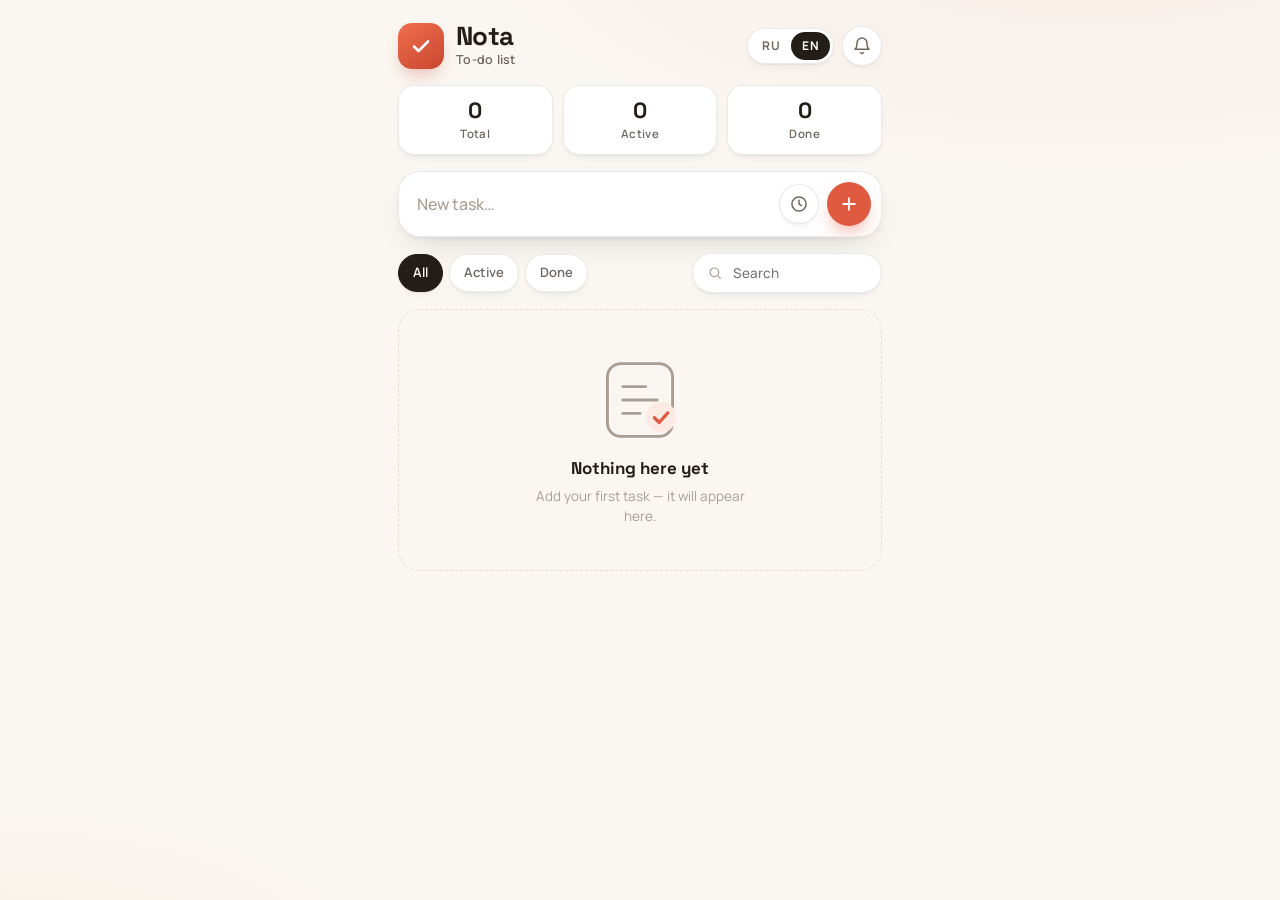
<file: docs/index.html>
<!DOCTYPE html>
<html lang="ru">
<head>
  <meta charset="UTF-8" />
  <meta name="viewport" content="width=device-width, initial-scale=1.0, viewport-fit=cover" />
  <title>Nota — список задач</title>
  <meta name="description" content="Nota — компактный PWA-список задач с напоминаниями. Работает офлайн, данные хранятся локально." />
  <meta name="theme-color" content="#faf7f2" />
  <link rel="manifest" href="./manifest.webmanifest" />
  <link rel="icon" href="./icons/favicon.svg" type="image/svg+xml" />
  <link rel="apple-touch-icon" href="./icons/apple-touch-icon.png" />
  <meta name="apple-mobile-web-app-capable" content="yes" />
  <meta name="apple-mobile-web-app-status-bar-style" content="default" />
  <link rel="preconnect" href="https://fonts.googleapis.com" />
  <link rel="preconnect" href="https://fonts.gstatic.com" crossorigin />
  <link href="https://fonts.googleapis.com/css2?family=Manrope:wght@400;500;600;700&family=Space+Grotesk:wght@500;600;700&display=swap" rel="stylesheet" />
  <link rel="stylesheet" href="./styles.css" />
</head>
<body>
  <div class="app">

    <!-- ===== Header ===== -->
    <header class="header">
      <div class="brand">
        <span class="brand__logo" aria-hidden="true">
          <svg viewBox="0 0 24 24" fill="none"><path d="M5 12.5l4.5 4.5L19 7.5" stroke="currentColor" stroke-width="2.6" stroke-linecap="round" stroke-linejoin="round"/></svg>
        </span>
        <div class="brand__text">
          <h1 class="brand__name">Nota</h1>
          <p class="brand__tag" data-i18n="tagline">Список задач</p>
        </div>
      </div>
      <div class="header__actions">
        <div class="lang-switch" role="group" aria-label="Язык / Language">
          <button type="button" class="lang-switch__btn is-active" data-lang="ru">RU</button>
          <button type="button" class="lang-switch__btn" data-lang="en">EN</button>
        </div>
        <button type="button" id="bellBtn" class="icon-btn" data-i18n-title="notif_enable" data-i18n-aria="notif_enable" title="Включить напоминания">
          <svg viewBox="0 0 24 24" fill="none" aria-hidden="true"><path d="M18 8.5a6 6 0 1 0-12 0c0 6-2.5 7.5-2.5 7.5h17S18 14.5 18 8.5" stroke="currentColor" stroke-width="1.8" stroke-linecap="round" stroke-linejoin="round"/><path d="M13.7 20a2 2 0 0 1-3.4 0" stroke="currentColor" stroke-width="1.8" stroke-linecap="round"/></svg>
          <span class="icon-btn__dot" hidden></span>
        </button>
      </div>
    </header>

    <!-- ===== Stats ===== -->
    <section class="stats" aria-label="Статистика">
      <div class="stat"><span class="stat__num" id="statTotal">0</span><span class="stat__label" data-i18n="stat_total">Всего</span></div>
      <div class="stat"><span class="stat__num" id="statActive">0</span><span class="stat__label" data-i18n="stat_active">Активных</span></div>
      <div class="stat"><span class="stat__num" id="statDone">0</span><span class="stat__label" data-i18n="stat_done">Готово</span></div>
    </section>

    <!-- ===== Add form ===== -->
    <form id="addForm" class="add" autocomplete="off">
      <div class="add__row">
        <input id="titleInput" class="add__input" type="text" maxlength="200" required
               data-i18n-placeholder="add_placeholder" placeholder="Новая задача…" aria-label="Новая задача" />
        <button type="button" id="toggleDetails" class="icon-btn add__more" aria-expanded="false"
                data-i18n-title="more_options" title="Параметры">
          <svg viewBox="0 0 24 24" fill="none" aria-hidden="true"><circle cx="12" cy="12" r="8.5" stroke="currentColor" stroke-width="1.8"/><path d="M12 7.5V12l3 2" stroke="currentColor" stroke-width="1.8" stroke-linecap="round"/></svg>
        </button>
        <button type="submit" class="add__btn" data-i18n-title="add_title" title="Добавить">
          <svg viewBox="0 0 24 24" fill="none" aria-hidden="true"><path d="M12 5v14M5 12h14" stroke="currentColor" stroke-width="2.2" stroke-linecap="round"/></svg>
        </button>
      </div>
      <div id="addDetails" class="add__details" hidden>
        <div class="field">
          <label class="field__label" for="addDue" data-i18n="details_due">Дата и время</label>
          <input id="addDue" class="field__input" type="datetime-local" />
        </div>
        <div class="field">
          <span class="field__label" data-i18n="details_priority">Приоритет</span>
          <div class="segmented" role="radiogroup">
            <label class="segmented__opt"><input type="radio" name="addPriority" value="low" /><span data-i18n="priority_low">Низкий</span></label>
            <label class="segmented__opt"><input type="radio" name="addPriority" value="normal" checked /><span data-i18n="priority_normal">Обычный</span></label>
            <label class="segmented__opt"><input type="radio" name="addPriority" value="high" /><span data-i18n="priority_high">Высокий</span></label>
          </div>
        </div>
        <label class="switch">
          <input id="addReminder" type="checkbox" />
          <span class="switch__track"></span>
          <span class="switch__text" data-i18n="reminder">Напомнить</span>
        </label>
      </div>
    </form>

    <!-- ===== Filters & search ===== -->
    <div class="toolbar">
      <div class="filters" role="group" aria-label="Фильтр">
        <button type="button" class="chip is-active" data-filter="all" data-i18n="filter_all">Все</button>
        <button type="button" class="chip" data-filter="active" data-i18n="filter_active">Активные</button>
        <button type="button" class="chip" data-filter="done" data-i18n="filter_done">Выполненные</button>
      </div>
      <label class="search">
        <svg viewBox="0 0 24 24" fill="none" aria-hidden="true"><circle cx="11" cy="11" r="6.5" stroke="currentColor" stroke-width="1.8"/><path d="M16 16l4 4" stroke="currentColor" stroke-width="1.8" stroke-linecap="round"/></svg>
        <input id="searchInput" type="search" data-i18n-placeholder="search_placeholder" placeholder="Поиск" aria-label="Поиск" />
      </label>
    </div>

    <!-- ===== Task list ===== -->
    <main class="content">
      <ul id="taskList" class="tasks"></ul>
      <div id="emptyState" class="empty" hidden>
        <svg class="empty__img" viewBox="0 0 96 96" fill="none" aria-hidden="true">
          <rect x="14" y="10" width="68" height="76" rx="14" stroke="currentColor" stroke-width="3"/>
          <path d="M30 34h24M30 48h36M30 62h18" stroke="currentColor" stroke-width="3" stroke-linecap="round"/>
          <circle cx="70" cy="66" r="16" fill="var(--accent-soft)"/>
          <path d="M63 66.5l5 5 9-10" stroke="var(--accent)" stroke-width="3.4" stroke-linecap="round" stroke-linejoin="round"/>
        </svg>
        <p class="empty__title" id="emptyTitle">Пока пусто</p>
        <p class="empty__text" id="emptyText">Добавьте первую задачу — она появится здесь.</p>
      </div>
    </main>
  </div>

  <!-- ===== Edit dialog ===== -->
  <dialog id="editDialog" class="dialog">
    <form id="editForm" class="dialog__form" method="dialog">
      <h2 class="dialog__title" data-i18n="edit_title">Редактировать задачу</h2>
      <div class="field">
        <label class="field__label" for="editTitle" data-i18n="field_title">Задача</label>
        <input id="editTitle" class="field__input" type="text" maxlength="200" required />
      </div>
      <div class="field">
        <label class="field__label" for="editDue" data-i18n="details_due">Дата и время</label>
        <div class="field__row">
          <input id="editDue" class="field__input" type="datetime-local" />
          <button type="button" id="clearDue" class="btn btn--ghost btn--sm" data-i18n="clear">Убрать</button>
        </div>
      </div>
      <div class="field">
        <span class="field__label" data-i18n="details_priority">Приоритет</span>
        <div class="segmented" role="radiogroup">
          <label class="segmented__opt"><input type="radio" name="editPriority" value="low" /><span data-i18n="priority_low">Низкий</span></label>
          <label class="segmented__opt"><input type="radio" name="editPriority" value="normal" /><span data-i18n="priority_normal">Обычный</span></label>
          <label class="segmented__opt"><input type="radio" name="editPriority" value="high" /><span data-i18n="priority_high">Высокий</span></label>
        </div>
      </div>
      <label class="switch">
        <input id="editReminder" type="checkbox" />
        <span class="switch__track"></span>
        <span class="switch__text" data-i18n="reminder">Напомнить</span>
      </label>
      <div class="dialog__actions">
        <button type="button" id="editDelete" class="btn btn--danger-ghost" data-i18n="delete">Удалить</button>
        <div class="dialog__actions-right">
          <button type="button" id="editCancel" class="btn btn--ghost" data-i18n="cancel">Отмена</button>
          <button type="submit" class="btn btn--primary" data-i18n="save">Сохранить</button>
        </div>
      </div>
    </form>
  </dialog>

  <!-- ===== Sync status ===== -->
  <p id="syncStatus" class="sync-status" hidden></p>

  <!-- ===== Toast ===== -->
  <div id="toast" class="toast" role="status" aria-live="polite" hidden>
    <span id="toastText"></span>
    <button type="button" id="toastAction" class="toast__action" hidden></button>
  </div>

  <script type="module" src="./app.js"></script>
</body>
</html>
</file>
<file: docs/styles.css>
/* ============================================================
   Nota — design system
   Based on the landing design spec: cream background, coral
   accent, Space Grotesk (headings) + Manrope (UI/body).
   ============================================================ */

:root {
  --bg: #faf7f2;
  --surface: #ffffff;
  --surface-2: #f5efe6;
  --ink: #221d17;
  --ink-2: #6f675e;
  --muted: #a89e93;
  --line: rgba(34, 29, 23, 0.09);

  --accent: #df5a40;
  --accent-strong: #c8462f;
  --accent-soft: #fdeae4;
  --amber: #dfa23c;
  --green: #3f9d6b;

  --shadow-sm: 0 1px 2px rgba(31, 26, 20, 0.05), 0 6px 16px -10px rgba(31, 26, 20, 0.14);
  --shadow-md: 0 2px 4px rgba(31, 26, 20, 0.05), 0 14px 34px -16px rgba(31, 26, 20, 0.22);
  --shadow-lg: 0 24px 60px -24px rgba(31, 26, 20, 0.38);

  --r-xl: 28px;
  --r-lg: 22px;
  --r-md: 16px;
  --r-sm: 10px;

  --font-display: "Space Grotesk", "Manrope", system-ui, sans-serif;
  --font-body: "Manrope", system-ui, -apple-system, "Segoe UI", sans-serif;
}

* { box-sizing: border-box; }

html { -webkit-text-size-adjust: 100%; }
[hidden] { display: none !important; }

body {
  margin: 0;
  font-family: var(--font-body);
  font-size: 15px;
  line-height: 1.5;
  color: var(--ink);
  background:
    radial-gradient(1200px 500px at 85% -10%, rgba(223, 90, 64, 0.07), transparent 60%),
    radial-gradient(900px 420px at 0% 110%, rgba(223, 162, 60, 0.06), transparent 55%),
    var(--bg);
  min-height: 100dvh;
}

button {
  font: inherit;
  color: inherit;
  background: none;
  border: 0;
  padding: 0;
  cursor: pointer;
}

input { font: inherit; color: inherit; }

:focus-visible {
  outline: 2px solid var(--accent);
  outline-offset: 2px;
  border-radius: 6px;
}

/* ===== Layout ===== */

.app {
  width: 100%;
  max-width: 520px;
  min-height: 100dvh;
  margin-inline: auto;
  padding: 22px 18px calc(26px + env(safe-area-inset-bottom));
  display: flex;
  flex-direction: column;
  gap: 16px;
}

/* ===== Header ===== */

.header {
  display: flex;
  align-items: center;
  justify-content: space-between;
  gap: 12px;
}

.brand { display: flex; align-items: center; gap: 12px; }

.brand__logo {
  width: 46px;
  height: 46px;
  border-radius: 14px;
  display: grid;
  place-items: center;
  color: #fff;
  background: linear-gradient(145deg, #f0704f, var(--accent-strong));
  box-shadow: 0 10px 22px -10px rgba(200, 70, 47, 0.65);
}

.brand__logo svg { width: 24px; height: 24px; }

.brand__text { display: flex; flex-direction: column; }

.brand__name {
  margin: 0;
  font-family: var(--font-display);
  font-size: 26px;
  font-weight: 700;
  letter-spacing: -0.02em;
  line-height: 1.1;
}

.brand__tag {
  margin: 0;
  font-size: 12.5px;
  font-weight: 600;
  letter-spacing: 0.02em;
  color: var(--ink-2);
}

.header__actions { display: flex; align-items: center; gap: 8px; }

.lang-switch {
  display: flex;
  padding: 3px;
  border-radius: 999px;
  background: var(--surface);
  border: 1px solid var(--line);
  box-shadow: var(--shadow-sm);
}

.lang-switch__btn {
  padding: 5px 11px;
  border-radius: 999px;
  font-size: 12px;
  font-weight: 700;
  letter-spacing: 0.04em;
  color: var(--ink-2);
  transition: background 0.15s ease, color 0.15s ease;
}

.lang-switch__btn.is-active {
  background: var(--ink);
  color: #fff;
}

.icon-btn {
  position: relative;
  width: 40px;
  height: 40px;
  border-radius: 999px;
  display: grid;
  place-items: center;
  color: var(--ink-2);
  background: var(--surface);
  border: 1px solid var(--line);
  box-shadow: var(--shadow-sm);
  transition: color 0.15s ease, transform 0.15s ease;
}

.icon-btn:hover { color: var(--ink); transform: translateY(-1px); }

.icon-btn svg { width: 20px; height: 20px; }

.icon-btn__dot {
  position: absolute;
  top: 8px;
  right: 8px;
  width: 8px;
  height: 8px;
  border-radius: 999px;
  background: var(--green);
  border: 2px solid var(--surface);
}

.icon-btn.is-denied { color: var(--muted); }
.icon-btn.is-denied svg { opacity: 0.55; }

/* ===== Stats ===== */

.stats {
  display: grid;
  grid-template-columns: repeat(3, 1fr);
  gap: 10px;
}

.stat {
  display: flex;
  flex-direction: column;
  align-items: center;
  gap: 1px;
  padding: 12px 8px;
  border-radius: var(--r-md);
  background: var(--surface);
  border: 1px solid var(--line);
  box-shadow: var(--shadow-sm);
}

.stat__num {
  font-family: var(--font-display);
  font-size: 22px;
  font-weight: 700;
  line-height: 1.15;
}

.stat__label {
  font-size: 11.5px;
  font-weight: 600;
  letter-spacing: 0.03em;
  color: var(--ink-2);
}

/* ===== Add form ===== */

.add {
  border-radius: var(--r-lg);
  background: var(--surface);
  border: 1px solid var(--line);
  box-shadow: var(--shadow-md);
  overflow: hidden;
}

.add__row { display: flex; align-items: center; gap: 8px; padding: 10px 10px 10px 18px; }

.add__input {
  flex: 1;
  min-width: 0;
  border: 0;
  background: none;
  font-size: 16px;
  font-weight: 500;
  padding: 8px 0;
}

.add__input::placeholder { color: var(--muted); }

.add__more[aria-expanded="true"] { color: var(--accent); }

.add__btn {
  width: 44px;
  height: 44px;
  flex: none;
  border-radius: 999px;
  display: grid;
  place-items: center;
  color: #fff;
  background: var(--accent);
  box-shadow: 0 10px 20px -8px rgba(223, 90, 64, 0.7);
  transition: background 0.15s ease, transform 0.15s ease;
}

.add__btn:hover { background: var(--accent-strong); transform: translateY(-1px); }
.add__btn svg { width: 20px; height: 20px; }

.add__details {
  display: flex;
  flex-direction: column;
  gap: 14px;
  padding: 4px 18px 18px;
  border-top: 1px dashed var(--line);
  margin-top: -1px;
  padding-top: 16px;
}

.field__input[type="datetime-local"] {
  width: 100%;
  max-width: 100%;
  min-width: 0;
  box-sizing: border-box;
  -webkit-appearance: none;
  appearance: none;
}

/* ===== Fields ===== */

.field { display: flex; flex-direction: column; gap: 7px; }

.field__label {
  font-size: 11.5px;
  font-weight: 700;
  letter-spacing: 0.06em;
  text-transform: uppercase;
  color: var(--ink-2);
}

.field__input {
  width: 100%;
  padding: 10px 14px;
  border-radius: var(--r-sm);
  border: 1px solid var(--line);
  background: var(--surface-2);
  font-size: 14.5px;
  font-weight: 500;
}

.field__input:focus { outline: 2px solid var(--accent); outline-offset: 1px; }

.field__row { display: flex; gap: 8px; align-items: center; }
.field__row .field__input { flex: 1; }

.segmented {
  display: flex;
  padding: 3px;
  gap: 3px;
  border-radius: 999px;
  background: var(--surface-2);
  border: 1px solid var(--line);
}

.segmented__opt { flex: 1; }

.segmented__opt input { position: absolute; opacity: 0; pointer-events: none; }

.segmented__opt span {
  display: block;
  text-align: center;
  padding: 7px 6px;
  border-radius: 999px;
  font-size: 13px;
  font-weight: 600;
  color: var(--ink-2);
  cursor: pointer;
  transition: background 0.15s ease, color 0.15s ease;
}

.segmented__opt input:checked + span { background: var(--surface); color: var(--ink); box-shadow: var(--shadow-sm); }
.segmented__opt input:focus-visible + span { outline: 2px solid var(--accent); outline-offset: 1px; }

.segmented__opt:first-child input:checked + span { color: var(--green); }
.segmented__opt:nth-child(2) input:checked + span { color: var(--ink); }
.segmented__opt:last-child input:checked + span { color: var(--accent); }

/* Switch */

.switch { display: flex; align-items: center; gap: 10px; cursor: pointer; user-select: none; }

.switch input { position: absolute; opacity: 0; pointer-events: none; }

.switch__track {
  position: relative;
  width: 44px;
  height: 26px;
  flex: none;
  border-radius: 999px;
  background: var(--surface-2);
  border: 1px solid var(--line);
  transition: background 0.18s ease;
}

.switch__track::after {
  content: "";
  position: absolute;
  top: 2px;
  left: 2px;
  width: 20px;
  height: 20px;
  border-radius: 999px;
  background: var(--surface);
  box-shadow: var(--shadow-sm);
  transition: transform 0.18s ease;
}

.switch input:checked + .switch__track { background: var(--accent); border-color: var(--accent); }
.switch input:checked + .switch__track::after { transform: translateX(18px); }
.switch input:focus-visible + .switch__track { outline: 2px solid var(--accent); outline-offset: 2px; }

.switch__text { font-size: 14px; font-weight: 600; }

/* ===== Toolbar (filters + search) ===== */

.toolbar { display: flex; align-items: center; justify-content: space-between; gap: 10px; flex-wrap: wrap; }

.filters { display: flex; gap: 6px; }

.chip {
  padding: 8px 14px;
  border-radius: 999px;
  background: var(--surface);
  border: 1px solid var(--line);
  box-shadow: var(--shadow-sm);
  font-size: 13px;
  font-weight: 600;
  color: var(--ink-2);
  transition: background 0.15s ease, color 0.15s ease;
}

.chip:hover { color: var(--ink); }

.chip.is-active { background: var(--ink); border-color: var(--ink); color: #fff; }

.search {
  display: flex;
  align-items: center;
  gap: 8px;
  flex: 1;
  min-width: 150px;
  max-width: 190px;
  margin-left: auto;
  padding: 8px 14px;
  border-radius: 999px;
  background: var(--surface);
  border: 1px solid var(--line);
  box-shadow: var(--shadow-sm);
  color: var(--muted);
}

.search svg { width: 16px; height: 16px; flex: none; }

.search input {
  flex: 1;
  min-width: 0;
  border: 0;
  background: none;
  font-size: 13.5px;
  font-weight: 500;
}

.search input::-webkit-search-cancel-button { display: none; }

/* ===== Task list ===== */

.content { flex: 1; }

.tasks {
  list-style: none;
  margin: 0;
  padding: 0;
  display: flex;
  flex-direction: column;
  gap: 10px;
}

.task {
  display: flex;
  align-items: flex-start;
  gap: 12px;
  padding: 14px 14px 14px 16px;
  border-radius: var(--r-md);
  background: var(--surface);
  border: 1px solid var(--line);
  box-shadow: var(--shadow-sm);
  animation: task-in 0.22s ease both;
  transition: box-shadow 0.15s ease, opacity 0.15s ease;
}

.task:hover { box-shadow: var(--shadow-md); }

.task.is-done { opacity: 0.55; }

.task.is-flash { animation: flash 1.2s ease 2; }

@keyframes task-in {
  from { opacity: 0; transform: translateY(6px); }
  to { opacity: 1; transform: none; }
}

@keyframes flash {
  0%, 100% { box-shadow: var(--shadow-sm); }
  50% { box-shadow: 0 0 0 3px var(--accent-soft), 0 0 0 4px var(--accent); }
}

.task__check {
  width: 26px;
  height: 26px;
  flex: none;
  margin-top: 1px;
  border-radius: 999px;
  border: 2px solid #d8d0c5;
  display: grid;
  place-items: center;
  color: transparent;
  transition: background 0.15s ease, border-color 0.15s ease, color 0.15s ease;
}

.task__check svg { width: 14px; height: 14px; }

.task__check:hover { border-color: var(--accent); }

.task.is-done .task__check {
  background: var(--accent);
  border-color: var(--accent);
  color: #fff;
}

.task__body { flex: 1; min-width: 0; }

.task__title {
  margin: 0;
  font-size: 15px;
  font-weight: 600;
  overflow-wrap: break-word;
}

.task.is-done .task__title { text-decoration: line-through; color: var(--ink-2); font-weight: 500; }

.task__meta { display: flex; align-items: center; gap: 8px; margin-top: 5px; flex-wrap: wrap; }

.meta-chip {
  display: inline-flex;
  align-items: center;
  gap: 5px;
  font-size: 12px;
  font-weight: 600;
  color: var(--ink-2);
}

.meta-chip svg { width: 13px; height: 13px; }

.meta-chip.is-overdue { color: var(--accent); }

.meta-chip--priority { text-transform: none; }

.priority-dot {
  width: 8px;
  height: 8px;
  border-radius: 999px;
  flex: none;
}

.priority-dot--low { background: var(--green); }
.priority-dot--normal { background: var(--amber); }
.priority-dot--high { background: var(--accent); }

.task__actions {
  display: flex;
  gap: 4px;
  flex: none;
  opacity: 0;
  transition: opacity 0.15s ease;
}

.task:hover .task__actions,
.task:focus-within .task__actions { opacity: 1; }

@media (hover: none) {
  .task__actions { opacity: 1; }
}

.task__action {
  width: 32px;
  height: 32px;
  border-radius: 999px;
  display: grid;
  place-items: center;
  color: var(--muted);
  transition: background 0.15s ease, color 0.15s ease;
}

.task__action:hover { background: var(--surface-2); color: var(--ink); }
.task__action--delete:hover { color: var(--accent); }
.task__action svg { width: 16px; height: 16px; }

/* ===== Empty state ===== */

.empty {
  display: flex;
  flex-direction: column;
  align-items: center;
  text-align: center;
  gap: 4px;
  padding: 44px 24px;
  border-radius: var(--r-lg);
  border: 1.5px dashed #e4dccf;
  color: var(--muted);
}

.empty__img { width: 92px; height: 92px; margin-bottom: 6px; }

.empty__title {
  margin: 0;
  font-family: var(--font-display);
  font-size: 17px;
  font-weight: 700;
  color: var(--ink);
}

.empty__text { margin: 0; font-size: 13.5px; max-width: 30ch; }

/* ===== Footer ===== */

.footer {
  display: flex;
  align-items: center;
  justify-content: space-between;
  gap: 10px;
}

.footer__note { margin: 0; font-size: 12px; color: var(--muted); }

/* ===== Buttons ===== */

.btn {
  display: inline-flex;
  align-items: center;
  justify-content: center;
  gap: 6px;
  padding: 10px 18px;
  border-radius: 999px;
  font-size: 14px;
  font-weight: 700;
  transition: background 0.15s ease, transform 0.15s ease;
}

.btn--primary { background: var(--accent); color: #fff; box-shadow: 0 10px 20px -8px rgba(223, 90, 64, 0.7); }
.btn--primary:hover { background: var(--accent-strong); }

.btn--ghost { background: var(--surface); border: 1px solid var(--line); color: var(--ink); box-shadow: var(--shadow-sm); }
.btn--ghost:hover { transform: translateY(-1px); }

.btn--danger-ghost { color: var(--accent); }
.btn--danger-ghost:hover { background: var(--accent-soft); }

.btn--sm { padding: 7px 12px; font-size: 12.5px; }

/* ===== Dialog ===== */

.dialog {
  width: min(440px, calc(100vw - 32px));
  border: 0;
  border-radius: var(--r-xl);
  padding: 0;
  box-shadow: var(--shadow-lg);
  background: var(--surface);
  color: var(--ink);
}

.dialog::backdrop { background: rgba(34, 29, 23, 0.45); backdrop-filter: blur(3px); }

.dialog__form {
  display: flex;
  flex-direction: column;
  gap: 16px;
  padding: 26px 26px 22px;
}

.dialog__title {
  margin: 0;
  font-family: var(--font-display);
  font-size: 21px;
  font-weight: 700;
  letter-spacing: -0.01em;
}

.dialog__actions {
  display: flex;
  align-items: center;
  justify-content: space-between;
  gap: 8px;
  margin-top: 4px;
}

.dialog__actions-right { display: flex; gap: 8px; margin-left: auto; }

/* ===== Toast ===== */

.toast {
  position: fixed;
  left: 50%;
  bottom: calc(22px + env(safe-area-inset-bottom));
  transform: translateX(-50%);
  display: flex;
  align-items: center;
  gap: 14px;
  max-width: calc(100vw - 32px);
  padding: 12px 18px;
  border-radius: 999px;
  background: var(--ink);
  color: #fff;
  font-size: 13.5px;
  font-weight: 600;
  box-shadow: var(--shadow-lg);
  animation: toast-in 0.2s ease both;
  z-index: 50;
}

@keyframes toast-in {
  from { opacity: 0; transform: translate(-50%, 8px); }
  to { opacity: 1; transform: translate(-50%, 0); }
}

.toast__action {
  color: #ffb4a1;
  font-weight: 700;
  white-space: nowrap;
}

/* ===== Reduced motion ===== */

@media (prefers-reduced-motion: reduce) {
  *, *::before, *::after { animation-duration: 0.01ms !important; transition-duration: 0.01ms !important; }
}
</file>
